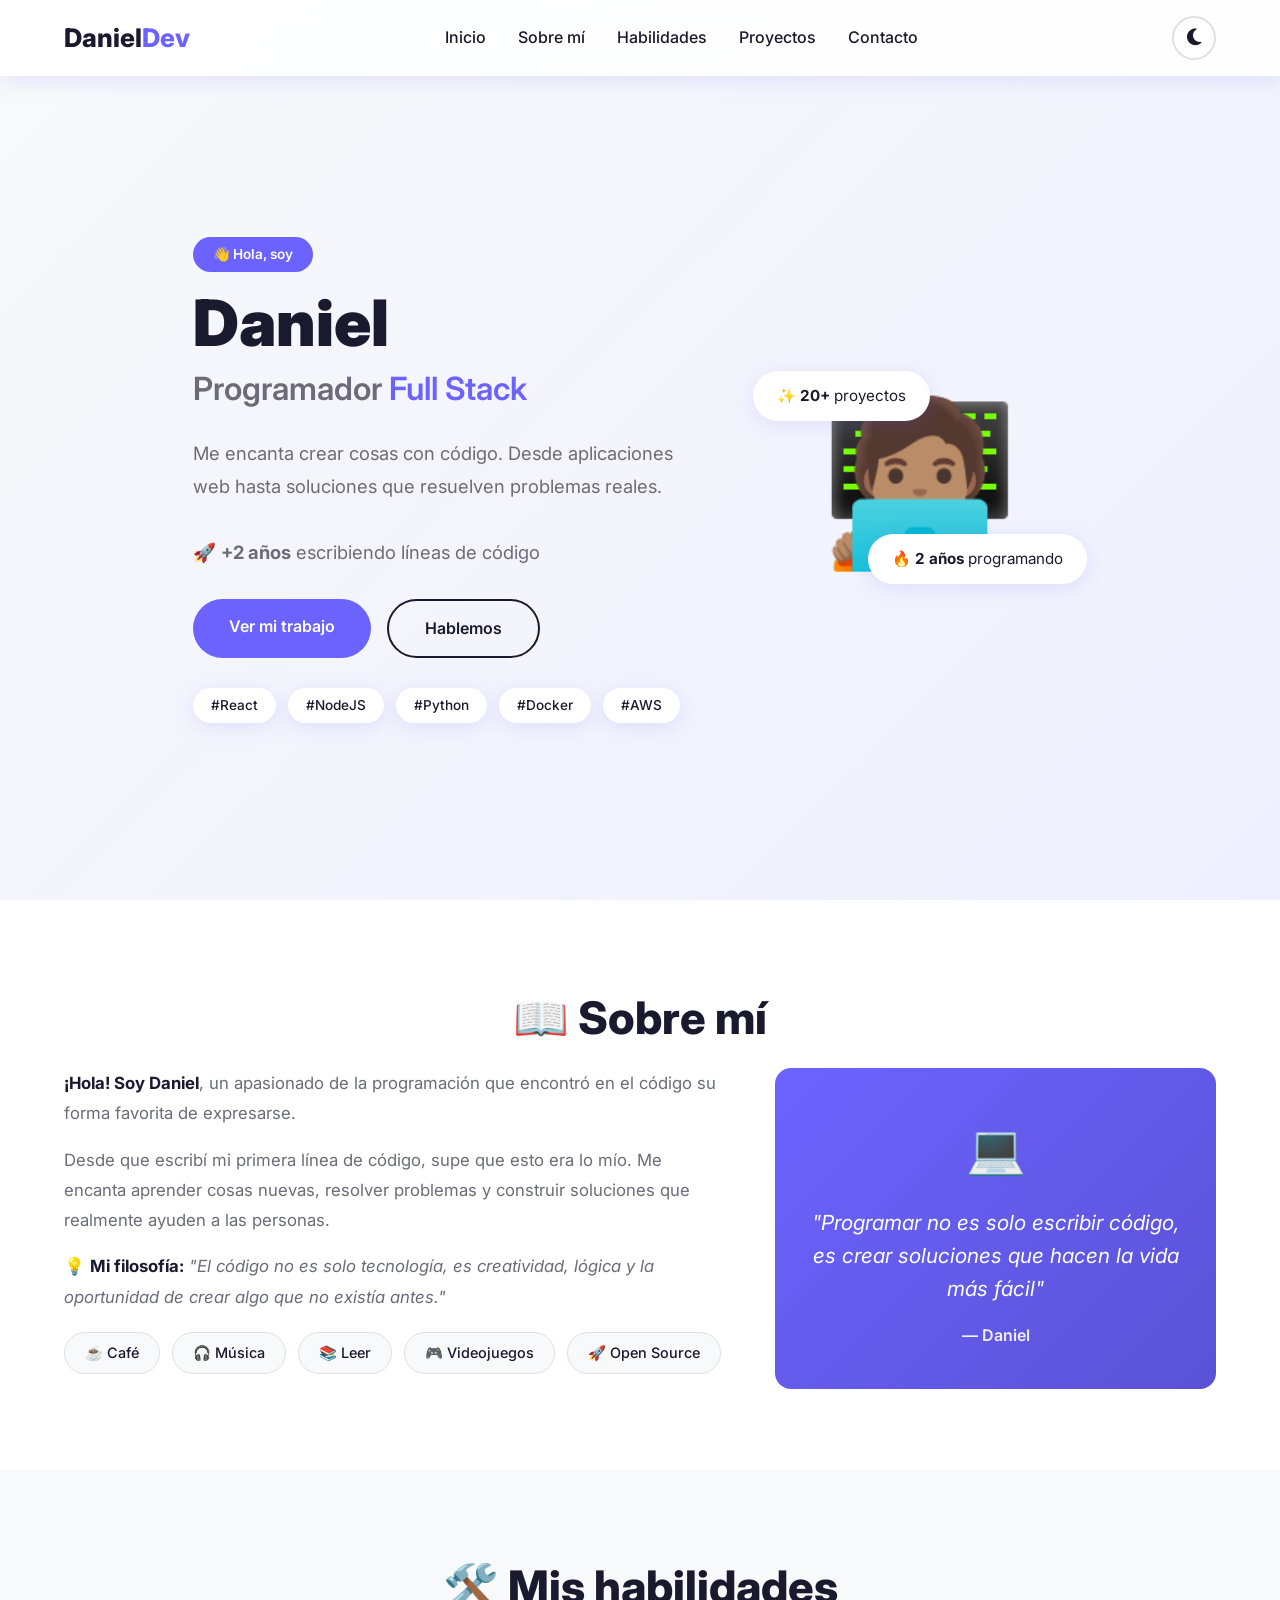
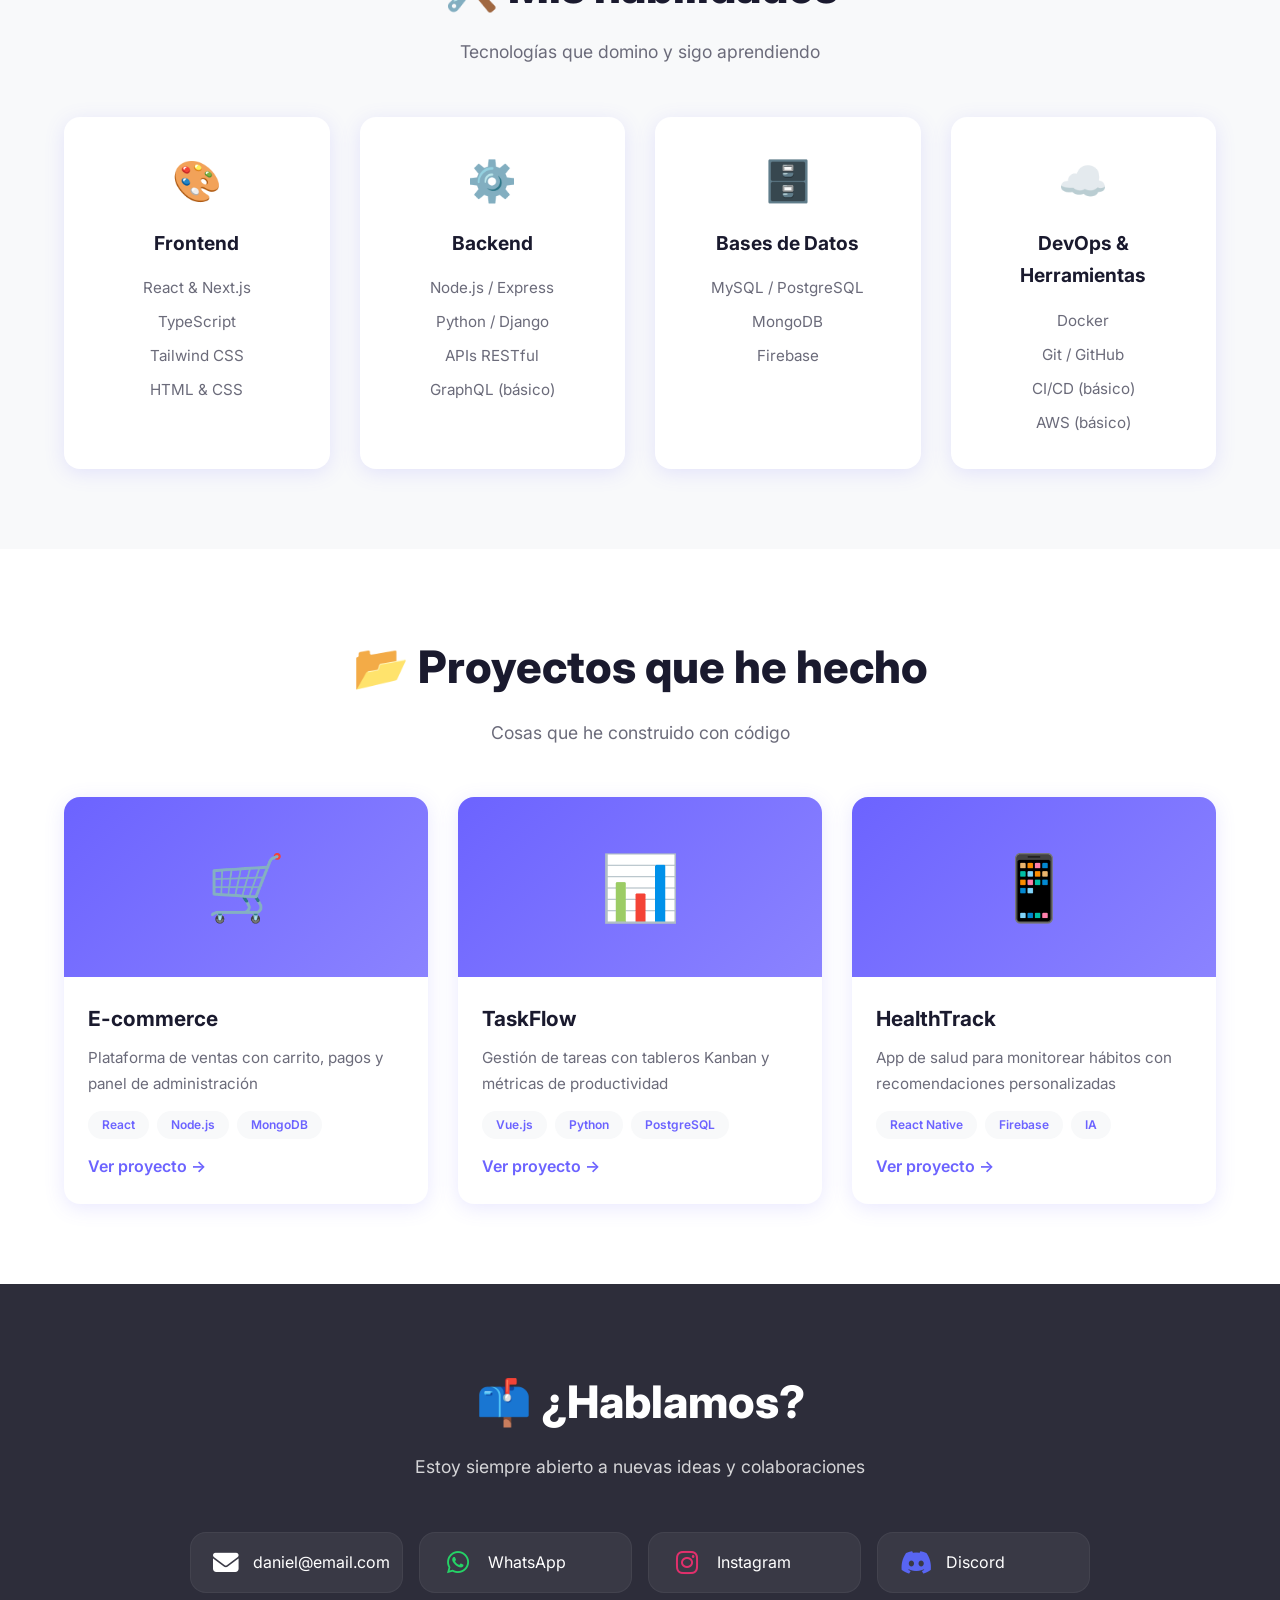
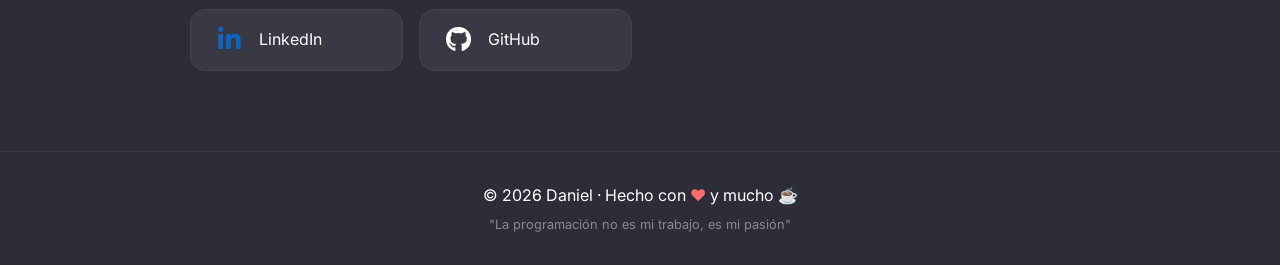
<file: index.html>
<!DOCTYPE html>
<html lang="es" data-theme="light">
<head>
    <meta charset="UTF-8" />
    <meta name="viewport" content="width=device-width, initial-scale=1.0"/>
    <title>Daniel · Programador</title>
    <link rel="stylesheet" href="styles.css" />
    <link href="https://fonts.googleapis.com/css2?family=Inter:wght@300;400;600;700;800;900&display=swap" rel="stylesheet"/>
    <!-- Font Awesome para iconos -->
    <link rel="stylesheet" href="https://cdnjs.cloudflare.com/ajax/libs/font-awesome/6.5.0/css/all.min.css"/>
</head>
<body>

    <!-- ===== NAVBAR ===== -->
    <nav class="navbar">
        <div class="container nav-container">
            <a href="#" class="logo">Daniel<span>Dev</span></a>
            <ul class="nav-links">
                <li><a href="#inicio">Inicio</a></li>
                <li><a href="#sobre-mi">Sobre mí</a></li>
                <li><a href="#habilidades">Habilidades</a></li>
                <li><a href="#proyectos">Proyectos</a></li>
                <li><a href="#contacto">Contacto</a></li>
            </ul>
            <button id="themeToggle" class="theme-btn" aria-label="Cambiar tema">
                <i class="fas fa-moon"></i>
            </button>
        </div>
    </nav>

    <!-- ===== HERO ===== -->
    <section id="inicio" class="hero">
        <div class="container hero-content">
            <div class="hero-text">
                <span class="badge">👋 Hola, soy</span>
                <h1>Daniel</h1>
                <h2>Programador <span class="highlight">Full Stack</span></h2>
                <p class="hero-desc">
                    Me encanta crear cosas con código. 
                    Desde aplicaciones web hasta soluciones que resuelven problemas reales.
                    <br /><br />
                    🚀 <strong>+2 años</strong> escribiendo líneas de código
                </p>
                <div class="hero-buttons">
                    <a href="#proyectos" class="btn-primary">Ver mi trabajo</a>
                    <a href="#contacto" class="btn-secondary">Hablemos</a>
                </div>
                <div class="hero-tags">
                    <span>#React</span>
                    <span>#NodeJS</span>
                    <span>#Python</span>
                    <span>#Docker</span>
                    <span>#AWS</span>
                </div>
            </div>
            <div class="hero-emoji">
                <span class="emoji-big">🧑🏽‍💻</span>
                <div class="floating-badge">✨ <strong>20+</strong> proyectos</div>
                <div class="floating-badge right">🔥 <strong>2 años</strong> programando</div>
            </div>
        </div>
    </section>

    <!-- ===== SOBRE MÍ ===== -->
    <section id="sobre-mi" class="about">
        <div class="container">
            <h2 class="section-title">📖 Sobre mí</h2>
            <div class="about-grid">
                <div class="about-text">
                    <p>
                        <strong>¡Hola! Soy Daniel</strong>, un apasionado de la programación que 
                        encontró en el código su forma favorita de expresarse.
                    </p>
                    <p>
                        Desde que escribí mi primera línea de código, supe que esto era lo mío. 
                        Me encanta aprender cosas nuevas, resolver problemas y construir 
                        soluciones que realmente ayuden a las personas.
                    </p>
                    <p>
                        💡 <strong>Mi filosofía:</strong> 
                        <em>"El código no es solo tecnología, es creatividad, lógica y 
                        la oportunidad de crear algo que no existía antes."</em>
                    </p>
                    <div class="about-interests">
                        <span>☕ Café</span>
                        <span>🎧 Música</span>
                        <span>📚 Leer</span>
                        <span>🎮 Videojuegos</span>
                        <span>🚀 Open Source</span>
                    </div>
                </div>
                <div class="about-quote">
                    <div class="quote-box">
                        <span class="quote-icon">💻</span>
                        <blockquote>
                            "Programar no es solo escribir código, 
                            es crear soluciones que hacen la vida más fácil"
                        </blockquote>
                        <p>— Daniel</p>
                    </div>
                </div>
            </div>
        </div>
    </section>

    <!-- ===== HABILIDADES ===== -->
    <section id="habilidades" class="skills">
        <div class="container">
            <h2 class="section-title">🛠️ Mis habilidades</h2>
            <p class="section-subtitle">Tecnologías que domino y sigo aprendiendo</p>

            <div class="skills-grid">
                <div class="skill-card">
                    <span class="skill-icon">🎨</span>
                    <h3>Frontend</h3>
                    <ul>
                        <li>React & Next.js</li>
                        <li>TypeScript</li>
                        <li>Tailwind CSS</li>
                        <li>HTML & CSS</li>
                    </ul>
                </div>

                <div class="skill-card">
                    <span class="skill-icon">⚙️</span>
                    <h3>Backend</h3>
                    <ul>
                        <li>Node.js / Express</li>
                        <li>Python / Django</li>
                        <li>APIs RESTful</li>
                        <li>GraphQL (básico)</li>
                    </ul>
                </div>

                <div class="skill-card">
                    <span class="skill-icon">🗄️</span>
                    <h3>Bases de Datos</h3>
                    <ul>
                        <li>MySQL / PostgreSQL</li>
                        <li>MongoDB</li>
                        <li>Firebase</li>
                    </ul>
                </div>

                <div class="skill-card">
                    <span class="skill-icon">☁️</span>
                    <h3>DevOps & Herramientas</h3>
                    <ul>
                        <li>Docker</li>
                        <li>Git / GitHub</li>
                        <li>CI/CD (básico)</li>
                        <li>AWS (básico)</li>
                    </ul>
                </div>
            </div>
        </div>
    </section>

    <!-- ===== PROYECTOS ===== -->
    <section id="proyectos" class="projects">
        <div class="container">
            <h2 class="section-title">📂 Proyectos que he hecho</h2>
            <p class="section-subtitle">Cosas que he construido con código</p>

            <div class="projects-grid">

                <div class="project-card">
                    <div class="project-image">🛒</div>
                    <div class="project-info">
                        <h3>E-commerce</h3>
                        <p>Plataforma de ventas con carrito, pagos y panel de administración</p>
                        <div class="project-tags">
                            <span>React</span>
                            <span>Node.js</span>
                            <span>MongoDB</span>
                        </div>
                        <a href="#" class="project-link">Ver proyecto →</a>
                    </div>
                </div>

                <div class="project-card">
                    <div class="project-image">📊</div>
                    <div class="project-info">
                        <h3>TaskFlow</h3>
                        <p>Gestión de tareas con tableros Kanban y métricas de productividad</p>
                        <div class="project-tags">
                            <span>Vue.js</span>
                            <span>Python</span>
                            <span>PostgreSQL</span>
                        </div>
                        <a href="#" class="project-link">Ver proyecto →</a>
                    </div>
                </div>

                <div class="project-card">
                    <div class="project-image">📱</div>
                    <div class="project-info">
                        <h3>HealthTrack</h3>
                        <p>App de salud para monitorear hábitos con recomendaciones personalizadas</p>
                        <div class="project-tags">
                            <span>React Native</span>
                            <span>Firebase</span>
                            <span>IA</span>
                        </div>
                        <a href="#" class="project-link">Ver proyecto →</a>
                    </div>
                </div>

            </div>
        </div>
    </section>

    <!-- ===== CONTACTO ===== -->
    <section id="contacto" class="contact">
        <div class="container">
            <h2 class="section-title">📫 ¿Hablamos?</h2>
            <p class="section-subtitle">Estoy siempre abierto a nuevas ideas y colaboraciones</p>

            <div class="contact-grid">
                <!-- Email -->
                <a href="mailto:daniel@email.com" class="contact-card email">
                    <i class="fas fa-envelope contact-icon"></i>
                    <span>daniel@email.com</span>
                </a>
                
                <!-- WhatsApp -->
                <a href="https://wa.me/1234567890?text=Hola%20Daniel!%20Vi%20tu%20portafolio" 
                   class="contact-card whatsapp" target="_blank">
                    <i class="fab fa-whatsapp contact-icon"></i>
                    <span>WhatsApp</span>
                </a>
                
                <!-- Instagram -->
                <a href="https://instagram.com/tu-usuario" 
                   class="contact-card instagram" target="_blank">
                    <i class="fab fa-instagram contact-icon"></i>
                    <span>Instagram</span>
                </a>
                
                <!-- Discord -->
                <a href="https://discord.com/users/tu-id" 
                   class="contact-card discord" target="_blank">
                    <i class="fab fa-discord contact-icon"></i>
                    <span>Discord</span>
                </a>
                
                <!-- LinkedIn -->
                <a href="https://linkedin.com/in/tu-perfil" 
                   class="contact-card linkedin" target="_blank">
                    <i class="fab fa-linkedin-in contact-icon"></i>
                    <span>LinkedIn</span>
                </a>
                
                <!-- GitHub -->
                <a href="https://github.com/tu-usuario" 
                   class="contact-card github" target="_blank">
                    <i class="fab fa-github contact-icon"></i>
                    <span>GitHub</span>
                </a>
            </div>
        </div>
    </section>

    <!-- ===== FOOTER ===== -->
    <footer>
        <div class="container">
            <p>
                © 2026 Daniel · Hecho con 
                <span style="color: #FF6B6B;">❤️</span> 
                y mucho 
                <span style="color: #6C63FF;">☕</span>
            </p>
            <p style="font-size: 0.8rem; color: #888; margin-top: 5px;">
                "La programación no es mi trabajo, es mi pasión"
            </p>
        </div>
    </footer>

    <script src="script.js"></script>
</body>
</html>
</file>
<file: styles.css>
/* ===== RESET Y VARIABLES ===== */
* {
    margin: 0;
    padding: 0;
    box-sizing: border-box;
}

:root {
    --primary: #6C63FF;
    --primary-dark: #5A52D5;
    --secondary: #2D2D3A;
    --text: #1A1A2E;
    --text-light: #6B6B7A;
    --bg: #F8F9FA;
    --bg-card: #FFFFFF;
    --white: #FFFFFF;
    --shadow: 0 4px 20px rgba(108, 99, 255, 0.15);
    --shadow-hover: 0 8px 40px rgba(108, 99, 255, 0.25);
    --radius: 16px;
    --transition: all 0.3s cubic-bezier(0.4, 0, 0.2, 1);
    --border-color: #e0e0e0;
    --bg-nav: rgba(255, 255, 255, 0.9);
    --bg-hero: linear-gradient(135deg, #F8F9FA 0%, #EEF0FF 100%);
    --bg-about: #FFFFFF;
    --bg-skills: #F8F9FA;
    --bg-projects: #FFFFFF;
    --bg-contact: #2D2D3A;
    --text-contact: #FFFFFF;
    --text-sub-contact: rgba(255, 255, 255, 0.8);
}

/* ===== MODO OSCURO ===== */
[data-theme="dark"] {
    --text: #F0F0F0;
    --text-light: #B0B0B8;
    --bg: #12121A;
    --bg-card: #1E1E2E;
    --white: #1E1E2E;
    --shadow: 0 4px 20px rgba(0, 0, 0, 0.4);
    --shadow-hover: 0 8px 40px rgba(108, 99, 255, 0.35);
    --border-color: #33334A;
    --bg-nav: rgba(18, 18, 26, 0.95);
    --bg-hero: linear-gradient(135deg, #12121A 0%, #1A1A2E 100%);
    --bg-about: #1A1A2E;
    --bg-skills: #12121A;
    --bg-projects: #1A1A2E;
    --bg-contact: #0A0A12;
    --text-contact: #F0F0F0;
    --text-sub-contact: rgba(240, 240, 240, 0.7);
    --bg-quote: #2D2D4A;
}

html {
    scroll-behavior: smooth;
}

body {
    font-family: 'Inter', sans-serif;
    background: var(--bg);
    color: var(--text);
    line-height: 1.7;
    transition: background 0.3s ease, color 0.3s ease;
}

.container {
    max-width: 1200px;
    margin: 0 auto;
    padding: 0 24px;
}

/* ===== NAVBAR ===== */
.navbar {
    background: var(--bg-nav);
    backdrop-filter: blur(12px);
    box-shadow: var(--shadow);
    position: fixed;
    width: 100%;
    top: 0;
    z-index: 1000;
    padding: 16px 0;
    transition: var(--transition);
}

.nav-container {
    display: flex;
    justify-content: space-between;
    align-items: center;
}

.logo {
    font-size: 1.6rem;
    font-weight: 800;
    text-decoration: none;
    color: var(--text);
}

.logo span {
    color: var(--primary);
}

.nav-links {
    display: flex;
    list-style: none;
    gap: 32px;
}

.nav-links a {
    text-decoration: none;
    color: var(--text);
    font-weight: 500;
    transition: var(--transition);
    position: relative;
}

.nav-links a::after {
    content: '';
    position: absolute;
    bottom: -4px;
    left: 0;
    width: 0;
    height: 2px;
    background: var(--primary);
    transition: var(--transition);
}

.nav-links a:hover::after {
    width: 100%;
}

.nav-links a:hover {
    color: var(--primary);
}

/* ===== BOTÓN TEMA ===== */
.theme-btn {
    background: var(--bg-card);
    border: 2px solid var(--border-color);
    border-radius: 50%;
    width: 44px;
    height: 44px;
    cursor: pointer;
    font-size: 1.2rem;
    color: var(--text);
    transition: var(--transition);
    display: flex;
    align-items: center;
    justify-content: center;
}

.theme-btn:hover {
    transform: rotate(30deg) scale(1.05);
    border-color: var(--primary);
}

/* ===== HERO ===== */
.hero {
    padding: 140px 0 80px;
    background: var(--bg-hero);
    min-height: 100vh;
    display: flex;
    align-items: center;
    transition: background 0.3s ease;
}

.hero-content {
    display: grid;
    grid-template-columns: 1.2fr 0.8fr;
    gap: 60px;
    align-items: center;
}

.hero-text .badge {
    display: inline-block;
    background: var(--primary);
    color: white;
    padding: 6px 20px;
    border-radius: 50px;
    font-size: 0.85rem;
    font-weight: 600;
    margin-bottom: 16px;
}

.hero h1 {
    font-size: 4rem;
    font-weight: 900;
    line-height: 1.1;
    margin-bottom: 4px;
    color: var(--text);
}

.hero h2 {
    font-size: 2rem;
    font-weight: 600;
    color: var(--text-light);
    margin-bottom: 20px;
}

.hero h2 .highlight {
    color: var(--primary);
}

.hero-desc {
    font-size: 1.15rem;
    color: var(--text-light);
    margin-bottom: 30px;
    max-width: 500px;
    line-height: 1.8;
}

.hero-buttons {
    display: flex;
    gap: 16px;
    flex-wrap: wrap;
    margin-bottom: 30px;
}

.btn-primary {
    display: inline-block;
    padding: 14px 36px;
    background: var(--primary);
    color: white;
    text-decoration: none;
    border-radius: 50px;
    font-weight: 600;
    transition: var(--transition);
    border: none;
    cursor: pointer;
}

.btn-primary:hover {
    transform: translateY(-3px);
    box-shadow: var(--shadow-hover);
    background: var(--primary-dark);
}

.btn-secondary {
    display: inline-block;
    padding: 14px 36px;
    background: transparent;
    color: var(--text);
    text-decoration: none;
    border-radius: 50px;
    font-weight: 600;
    border: 2px solid var(--text);
    transition: var(--transition);
}

.btn-secondary:hover {
    background: var(--text);
    color: var(--bg);
    transform: translateY(-3px);
}

.hero-tags {
    display: flex;
    gap: 12px;
    flex-wrap: wrap;
}

.hero-tags span {
    background: var(--bg-card);
    color: var(--text);
    padding: 6px 18px;
    border-radius: 50px;
    font-size: 0.85rem;
    font-weight: 500;
    box-shadow: var(--shadow);
    transition: var(--transition);
}

.hero-tags span:hover {
    transform: translateY(-2px);
    box-shadow: var(--shadow-hover);
}

.hero-emoji {
    display: flex;
    flex-direction: column;
    align-items: center;
    position: relative;
}

.emoji-big {
    font-size: 10rem;
    animation: float 3s ease-in-out infinite;
}

.floating-badge {
    background: var(--bg-card);
    color: var(--text);
    padding: 12px 24px;
    border-radius: 50px;
    box-shadow: var(--shadow);
    font-size: 0.95rem;
    position: absolute;
    top: 10%;
    left: 0;
    animation: float 4s ease-in-out infinite;
}

.floating-badge.right {
    top: 70%;
    left: auto;
    right: 0;
    animation-delay: 0.5s;
}

@keyframes float {
    0%, 100% { transform: translateY(0px); }
    50% { transform: translateY(-15px); }
}

/* ===== SECCIONES GENERALES ===== */
.section-title {
    font-size: 2.8rem;
    font-weight: 800;
    text-align: center;
    margin-bottom: 12px;
    color: var(--text);
}

.section-subtitle {
    text-align: center;
    color: var(--text-light);
    font-size: 1.1rem;
    margin-bottom: 50px;
}

/* ===== SOBRE MÍ ===== */
.about {
    padding: 80px 0;
    background: var(--bg-about);
    transition: background 0.3s ease;
}

.about-grid {
    display: grid;
    grid-template-columns: 1.2fr 0.8fr;
    gap: 50px;
    align-items: start;
}

.about-text p {
    font-size: 1.05rem;
    color: var(--text-light);
    margin-bottom: 16px;
    line-height: 1.8;
}

.about-text strong {
    color: var(--text);
}

.about-interests {
    display: flex;
    gap: 12px;
    flex-wrap: wrap;
    margin-top: 20px;
}

.about-interests span {
    background: var(--bg);
    color: var(--text);
    padding: 8px 20px;
    border-radius: 50px;
    font-size: 0.9rem;
    font-weight: 500;
    border: 1px solid var(--border-color);
    transition: var(--transition);
}

.about-interests span:hover {
    background: var(--primary);
    color: white;
    border-color: var(--primary);
}

.quote-box {
    background: linear-gradient(135deg, var(--primary), var(--primary-dark));
    color: white;
    padding: 40px 30px;
    border-radius: var(--radius);
    text-align: center;
}

.quote-icon {
    font-size: 3rem;
    display: block;
    margin-bottom: 16px;
}

.quote-box blockquote {
    font-size: 1.3rem;
    font-style: italic;
    line-height: 1.6;
    margin-bottom: 16px;
}

.quote-box p {
    font-weight: 600;
    opacity: 0.9;
}

/* ===== HABILIDADES ===== */
.skills {
    padding: 80px 0;
    background: var(--bg-skills);
    transition: background 0.3s ease;
}

.skills-grid {
    display: grid;
    grid-template-columns: repeat(auto-fit, minmax(240px, 1fr));
    gap: 30px;
}

.skill-card {
    background: var(--bg-card);
    color: var(--text);
    padding: 30px 24px;
    border-radius: var(--radius);
    box-shadow: var(--shadow);
    transition: var(--transition);
    text-align: center;
}

.skill-card:hover {
    transform: translateY(-6px);
    box-shadow: var(--shadow-hover);
}

.skill-icon {
    font-size: 2.5rem;
    display: block;
    margin-bottom: 12px;
}

.skill-card h3 {
    font-size: 1.2rem;
    margin-bottom: 12px;
    color: var(--text);
}

.skill-card ul {
    list-style: none;
}

.skill-card ul li {
    padding: 4px 0;
    color: var(--text-light);
    font-size: 0.95rem;
}

/* ===== PROYECTOS ===== */
.projects {
    padding: 80px 0;
    background: var(--bg-projects);
    transition: background 0.3s ease;
}

.projects-grid {
    display: grid;
    grid-template-columns: repeat(auto-fit, minmax(300px, 1fr));
    gap: 30px;
}

.project-card {
    background: var(--bg-card);
    color: var(--text);
    border-radius: var(--radius);
    overflow: hidden;
    transition: var(--transition);
    box-shadow: var(--shadow);
}

.project-card:hover {
    transform: translateY(-6px);
    box-shadow: var(--shadow-hover);
}

.project-image {
    height: 180px;
    display: flex;
    align-items: center;
    justify-content: center;
    font-size: 4rem;
    background: linear-gradient(135deg, var(--primary), #8B83FF);
    color: white;
}

.project-info {
    padding: 24px;
}

.project-info h3 {
    font-size: 1.3rem;
    margin-bottom: 8px;
    color: var(--text);
}

.project-info p {
    color: var(--text-light);
    font-size: 0.95rem;
    margin-bottom: 14px;
}

.project-tags {
    display: flex;
    gap: 8px;
    flex-wrap: wrap;
    margin-bottom: 14px;
}

.project-tags span {
    background: var(--bg);
    color: var(--primary);
    padding: 4px 14px;
    border-radius: 50px;
    font-size: 0.75rem;
    font-weight: 600;
}

.project-link {
    color: var(--primary);
    text-decoration: none;
    font-weight: 600;
    transition: var(--transition);
}

.project-link:hover {
    margin-left: 6px;
    color: var(--primary-dark);
}

/* ===== CONTACTO ===== */
.contact {
    padding: 80px 0;
    background: var(--bg-contact);
    transition: background 0.3s ease;
}

.contact .section-title {
    color: var(--text-contact);
}

.contact .section-subtitle {
    color: var(--text-sub-contact);
}

.contact-grid {
    display: grid;
    grid-template-columns: repeat(auto-fit, minmax(200px, 1fr));
    gap: 16px;
    max-width: 900px;
    margin: 0 auto;
}

.contact-card {
    display: flex;
    align-items: center;
    gap: 14px;
    background: rgba(255, 255, 255, 0.06);
    padding: 16px 22px;
    border-radius: var(--radius);
    color: white;
    text-decoration: none;
    transition: var(--transition);
    border: 1px solid rgba(255, 255, 255, 0.05);
}

.contact-card:hover {
    transform: translateY(-4px) scale(1.02);
}

.contact-icon {
    font-size: 1.6rem;
    width: 32px;
    text-align: center;
}

/* ===== COLORES DE CONTACTO ===== */
.contact-card.email:hover {
    background: rgba(108, 99, 255, 0.3);
    border-color: #6C63FF;
}
.contact-card.whatsapp:hover {
    background: rgba(37, 211, 102, 0.3);
    border-color: #25D366;
}
.contact-card.whatsapp .contact-icon {
    color: #25D366;
}
.contact-card.instagram:hover {
    background: rgba(225, 48, 108, 0.3);
    border-color: #E1306C;
}
.contact-card.instagram .contact-icon {
    color: #E1306C;
}
.contact-card.discord:hover {
    background: rgba(88, 101, 242, 0.3);
    border-color: #5865F2;
}
.contact-card.discord .contact-icon {
    color: #5865F2;
}
.contact-card.linkedin:hover {
    background: rgba(10, 102, 194, 0.3);
    border-color: #0A66C2;
}
.contact-card.linkedin .contact-icon {
    color: #0A66C2;
}
.contact-card.github:hover {
    background: rgba(255, 255, 255, 0.15);
    border-color: #FFFFFF;
}
.contact-card.github .contact-icon {
    color: #FFFFFF;
}

/* ===== FOOTER ===== */
footer {
    background: var(--bg-contact);
    color: var(--text-contact);
    text-align: center;
    padding: 30px 0;
    border-top: 1px solid rgba(255, 255, 255, 0.05);
}

/* ===== RESPONSIVE ===== */
@media (max-width: 992px) {
    .hero-content {
        grid-template-columns: 1fr;
        text-align: center;
    }

    .hero-desc {
        margin: 0 auto 30px;
    }

    .hero-buttons {
        justify-content: center;
    }

    .hero-tags {
        justify-content: center;
    }

    .about-grid {
        grid-template-columns: 1fr;
    }

    .emoji-big {
        font-size: 6rem;
    }

    .floating-badge {
        display: none;
    }
}

@media (max-width: 768px) {
    .nav-links {
        display: none;
    }

    .hero h1 {
        font-size: 2.8rem;
    }

    .hero h2 {
        font-size: 1.5rem;
    }

    .section-title {
        font-size: 2.2rem;
    }

    .projects-grid {
        grid-template-columns: 1fr;
    }

    .contact-grid {
        grid-template-columns: 1fr 1fr;
    }
}

@media (max-width: 480px) {
    .skills-grid {
        grid-template-columns: 1fr;
    }

    .hero h1 {
        font-size: 2.2rem;
    }

    .hero-emoji .emoji-big {
        font-size: 4rem;
    }

    .contact-grid {
        grid-template-columns: 1fr;
    }
}
</file>
